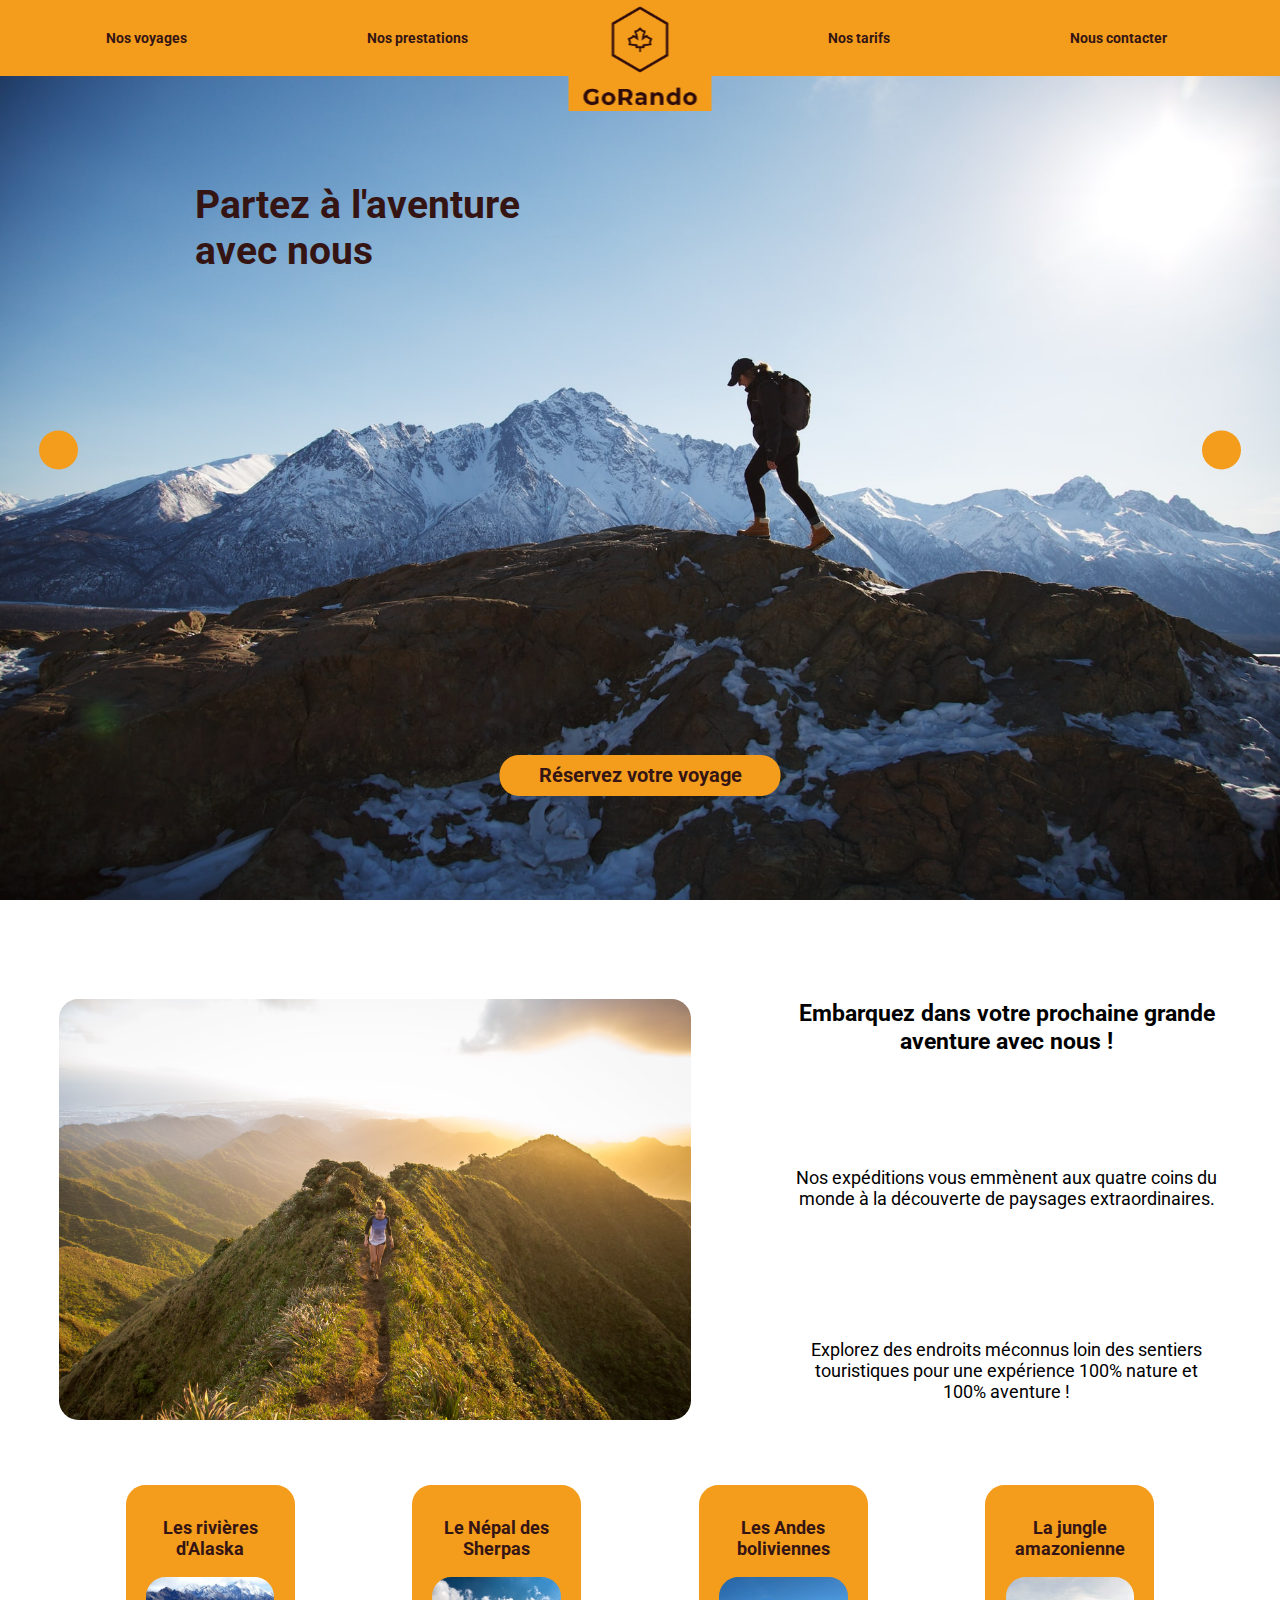
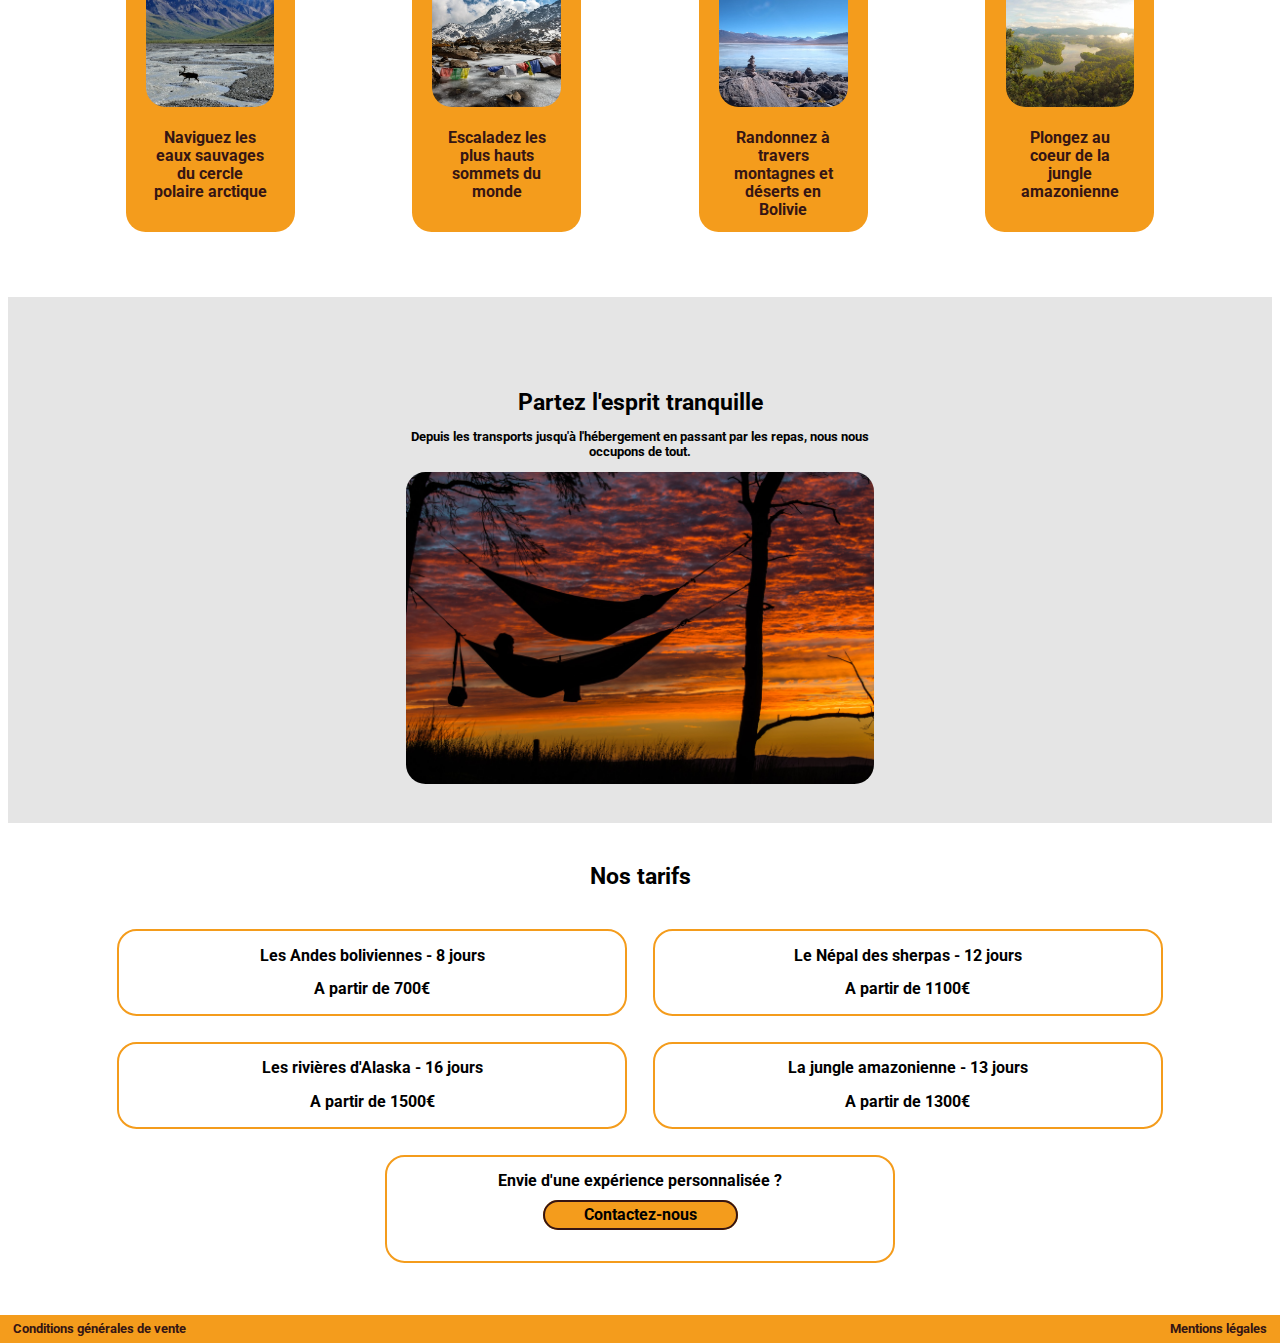
<file: index.html>
<!DOCTYPE html>
<html lang="fr" id="body">
	<head>
		<meta charset="UTF-8" />
		<meta http-equiv="X-UA-Compatible" content="IE=edge" />
		<meta name="viewport" content="width=device-width, initial-scale=1.0" />
		<title>GoRando</title>
		<link rel="preconnect" href="https://fonts.googleapis.com" />
		<link rel="preconnect" href="https://fonts.gstatic.com" crossorigin />
		<link
			href="https://fonts.googleapis.com/css2?family=Roboto:wght@400;700;900&display=swap"
			rel="stylesheet"
		/>
		<link
			rel="stylesheet"
			href="https://cdnjs.cloudflare.com/ajax/libs/font-awesome/6.0.0-beta2/css/all.min.css"
			integrity="sha512-YWzhKL2whUzgiheMoBFwW8CKV4qpHQAEuvilg9FAn5VJUDwKZZxkJNuGM4XkWuk94WCrrwslk8yWNGmY1EduTA=="
			crossorigin="anonymous"
			referrerpolicy="no-referrer"
		/>
		<link rel="stylesheet" href="style.css" />
		<meta
			name="description"
			content="Agence de voyage proposant des randonnées dans le monde entier"
		/>
	</head>
	<body>
		<header>
			<div class="carousel-container owl-carousel owl-theme">
				<div class="item">
					<img
						src="./Assets/images/mariah-krafft-g87PtqNlqOE-unsplash.jpg"
						class="hero-background carousel-element"
						alt="Photo d'une randonneuse au sommet d'une montagne"
					/>
				</div>
				<div style="display: none" class="item">
					<img
						class="hero-background carousel-element"
						src="./Assets/images/nathan-dumlao-pLoMDKtl-JY-unsplash.jpg"
						alt="Photo d'une randonneuse au sommet d'une montagne"
					/>
				</div>
				<div style="display: none" class="item">
					<img
						class="hero-background carousel-element"
						src="./Assets/images/steve-carter-Ixp4YhCKZkI-unsplash.jpg"
						alt="Photo d'une randonneuse au sommet d'une montagne"
					/>
				</div>
				<div style="display: none" class="item">
					<img
						class="hero-background carousel-element"
						src="./Assets/images/toomas-tartes-Yizrl9N_eDA-unsplash.jpg"
						alt="Photo d'une randonneuse au sommet d'une montagne"
					/>
				</div>
				<i class="fas fa-chevron-left prev chevron"></i>
				<i class="fas fa-chevron-right next chevron"></i>
			</div>
			<nav class="desktop-nav">
				<ul>
					<li class="nav-link">
						<a href="#trip-section">Nos voyages</a>
					</li>
					<li class="nav-link">
						<a href="#service-section"> Nos prestations</a>
					</li>
					<li>
						<a href="#body"
							><img
								class="logo-brand"
								src="./Assets/logos/logo_transparent.png"
								alt="Logo de l'agence GoRando"
							/>
						</a>
					</li>
					<li class="nav-link">
						<a href="#price-section"> Nos tarifs</a>
					</li>
					<li class="nav-link">
						<a href="contact.html"> Nous contacter</a>
					</li>
				</ul>
			</nav>

			<div class="header-mobile">
				<i class="fas fa-bars mobile-hamburger"></i>
				<a href="#body"
					><img
						class="logo-brand-mobile"
						src="./Assets/logos/logo_transparent.png"
						alt="Logo de l'agence GoRando"
					/>
				</a>
			</div>

			<nav class="mobile-nav">
				<a href="#body"
					><img
						class="logo-brand-mobile-nav"
						src="./Assets/logos/logo_transparent.png"
						alt="Logo de l'agence GoRando"
					/>
				</a>

				<i class="fas fa-times mobile-cross"></i>
				<ul>
					<li>
						<a href="#trip-section" class="mobile-nav-links">Nos voyages</a>
					</li>
					<li>
						<a href="#service-section" class="mobile-nav-links"
							>Nos prestations</a
						>
					</li>
					<li>
						<a href="#price-section" class="mobile-nav-links">Nos tarifs</a>
					</li>
					<li>
						<a href="contact.html" class="mobile-nav-links">Nous contacter</a>
					</li>
				</ul>
			</nav>
			<h1>Partez à l'aventure avec nous</h1>
			<a class="cta-button" href="#trip-section">Réservez votre voyage</a>
			<i class="picto-chevron fas fa-angle-down"></i>
		</header>
		<main>
			<section class="trip-section" id="trip-section">
				<div class="trip-calling">
					<img
						class="trip-calling-img"
						src="./Assets/images/kalen-emsley-7bwQXzbF6KE-unsplash.jpg"
						alt="Photo d'une randonneuse"
					/>
					<div>
						<h2 class="section-title">
							Embarquez dans votre prochaine grande aventure avec nous !
						</h2>
						<p>
							Nos expéditions vous emmènent aux quatre coins du monde à la
							découverte de paysages extraordinaires.
						</p>
						<p>
							Explorez des endroits méconnus loin des sentiers touristiques pour
							une expérience 100% nature et 100% aventure !
						</p>
					</div>
				</div>
				<div>
					<div class="trip-card-container">
						<div class="trip-card">
							<h3 class="trip-card-title">Les rivières d'Alaska</h3>
							<img
								src="./Assets/images/joris-beugels-6LiU9qyFOfQ-unsplash.jpg"
								alt="Photo des rivières d'Alaska"
								class="trip-card-img"
							/>
							<p class="trip-card-text">
								Naviguez les eaux sauvages du cercle polaire arctique
							</p>
						</div>
						<div class="trip-card">
							<h3 class="trip-card-title">Le Népal des Sherpas</h3>
							<img
								src="./Assets/images/sergey-pesterev-dstd4DoLQ90-unsplash.jpg"
								alt="Photo de montagnes au Népal"
								class="trip-card-img"
							/>
							<p class="trip-card-text">
								Escaladez les plus hauts sommets du monde
							</p>
						</div>
						<div class="trip-card">
							<h3 class="trip-card-title">Les Andes boliviennes</h3>
							<img
								src="./Assets/images/clement-delord-TntEGzjnSpQ-unsplash.jpg"
								alt="Photo de la cordillère des Andes"
								class="trip-card-img"
							/>
							<p class="trip-card-text">
								Randonnez à travers montagnes et déserts en Bolivie
							</p>
						</div>
						<div class="trip-card">
							<h3 class="trip-card-title">La jungle amazonienne</h3>
							<img
								src="./Assets/images/eutah-mizushima-OWwK_0_EnxY-unsplash.jpg"
								alt="Photo aérienne de l'Amazonie"
								class="trip-card-img"
							/>
							<p class="trip-card-text">
								Plongez au coeur de la jungle amazonienne
							</p>
						</div>
					</div>
				</div>
			</section>
			<section class="service-section" id="service-section">
				<h2 class="section-title">Partez l'esprit tranquille</h2>
				<p class="service-text">
					Depuis les transports jusqu'à l'hébergement en passant par les repas,
					nous nous occupons de tout.
				</p>
				<img
					src="./Assets/images/chris-thompson-mi7W_V4slxg-unsplash.jpg"
					alt="Photo d'un voyageur dormant dans un hamac"
				/>
			</section>
			<section class="price-section" id="price-section">
				<h2 class="section-title">Nos tarifs</h2>
				<div class="price-card">
					<p class="price-text">Les Andes boliviennes - 8 jours</p>
					<p class="price-text">A partir de 700€</p>
				</div>
				<div class="price-card">
					<p class="price-text">Le Népal des sherpas - 12 jours</p>
					<p class="price-text">A partir de 1100€</p>
				</div>
				<div class="price-card">
					<p class="price-text">Les rivières d'Alaska - 16 jours</p>
					<p class="price-text">A partir de 1500€</p>
				</div>
				<div class="price-card">
					<p class="price-text">La jungle amazonienne - 13 jours</p>
					<p class="price-text">A partir de 1300€</p>
				</div>
				<div class="price-personnal price-card">
					<p class="price-text">Envie d'une expérience personnalisée ?</p>
					<a href="contact.html" class="cta-price">Contactez-nous</a>
				</div>
			</section>
		</main>
		<footer>
			<a href="#" class="footer-links">Conditions générales de vente</a
			><a href="#" class="footer-links">Mentions légales</a>
		</footer>
		<script src="script.js"></script>
	</body>
</html>
</file>
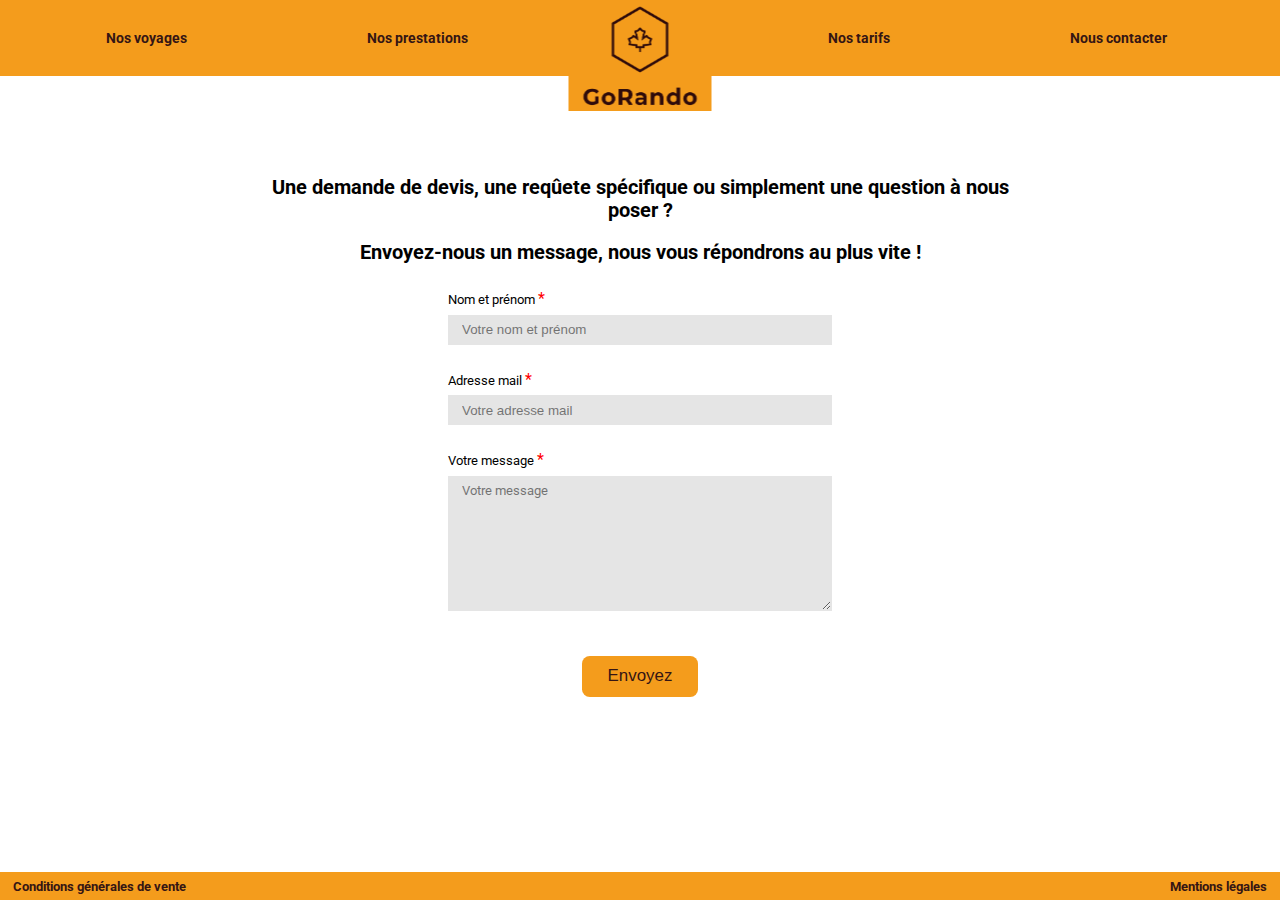
<file: contact.html>
<!DOCTYPE html>
<html lang="en">
	<head>
		<meta charset="UTF-8" />
		<meta http-equiv="X-UA-Compatible" content="IE=edge" />
		<meta name="viewport" content="width=device-width, initial-scale=1.0" />
		<title>GoRando - Nous contacter</title>
		<link rel="preconnect" href="https://fonts.googleapis.com" />
		<link rel="preconnect" href="https://fonts.gstatic.com" crossorigin />
		<link
			href="https://fonts.googleapis.com/css2?family=Roboto:wght@400;700;900&display=swap"
			rel="stylesheet"
		/>
		<link
			rel="stylesheet"
			href="https://cdnjs.cloudflare.com/ajax/libs/font-awesome/6.0.0-beta2/css/all.min.css"
			integrity="sha512-YWzhKL2whUzgiheMoBFwW8CKV4qpHQAEuvilg9FAn5VJUDwKZZxkJNuGM4XkWuk94WCrrwslk8yWNGmY1EduTA=="
			crossorigin="anonymous"
			referrerpolicy="no-referrer"
		/>
		<link rel="stylesheet" href="style.css" />
		<meta
			name="description"
			content="Agence de voyage proposant des randonnées dans le monde entier"
		/>
	</head>
	<body>
		<nav class="desktop-nav">
			<ul>
				<li class="nav-link">
					<a href="index.html#trip-section">Nos voyages</a>
				</li>
				<li class="nav-link">
					<a href="index.html#service-section"> Nos prestations</a>
				</li>
				<li>
					<a href="index.html"
						><img
							class="logo-brand"
							src="./Assets/logos/logo_transparent.png"
							alt="Logo de l'agence GoRando"
						/>
					</a>
				</li>
				<li class="nav-link">
					<a href="index.html#price-section"> Nos tarifs</a>
				</li>
				<li class="nav-link">
					<a href="#"> Nous contacter</a>
				</li>
			</ul>
		</nav>

		<div class="header-mobile">
			<i class="fas fa-bars mobile-hamburger"></i>
			<a href="index.html#body"
				><img
					class="logo-brand-mobile"
					src="./Assets/logos/logo_transparent.png"
					alt="Logo de l'agence GoRando"
				/>
			</a>
		</div>

		<nav class="mobile-nav">
			<a href="index.html#body"
				><img
					class="logo-brand-mobile-nav"
					src="./Assets/logos/logo_transparent.png"
					alt="Logo de l'agence GoRando"
				/>
			</a>

			<i class="fas fa-times mobile-cross"></i>
			<ul>
				<li>
					<a href="index.html#trip-section" class="mobile-nav-links"
						>Nos voyages</a
					>
				</li>
				<li>
					<a href="index.html#service-section" class="mobile-nav-links"
						>Nos prestations</a
					>
				</li>
				<li>
					<a href="index.html#price-section" class="mobile-nav-links"
						>Nos tarifs</a
					>
				</li>
				<li>
					<a href="#" class="mobile-nav-links">Nous contacter</a>
				</li>
			</ul>
		</nav>
		<main>
			<section class="contact-section">
				<p class="contact-text">
					Une demande de devis, une reqûete spécifique ou simplement une
					question à nous poser ?
				</p>
				<p class="contact-text">
					Envoyez-nous un message, nous vous répondrons au plus vite !
				</p>
				<form action="">
					<div class="form-input">
						<label for="name"
							>Nom et prénom <span class="red-star">&#42;</span></label
						>
						<input
							type="text"
							name="name"
							id="name"
							placeholder="Votre nom et prénom"
							required
						/>
					</div>
					<div class="form-input">
						<label for="email"
							>Adresse mail <span class="red-star">&#42;</span></label
						>
						<input
							type="email"
							name="email"
							id="email"
							placeholder="Votre adresse mail"
							required
						/>
					</div>
					<div class="form-input">
						<label for="message"
							>Votre message <span class="red-star">&#42;</span></label
						>
						<textarea
							name="message"
							id="message"
							placeholder="Votre message"
							rows="8"
							required
						></textarea>
					</div>
					<button type="button" class="button-form">Envoyez</button>
				</form>
			</section>
		</main>
		<footer class="footer-contact">
			<a href="#" class="footer-links">Conditions générales de vente</a
			><a href="#" class="footer-links">Mentions légales</a>
		</footer>
		<script src="script.js"></script>
	</body>
</html>
</file>
<file: style.css>
:root {
	margin: 0;
	padding: 0;
	font-family: "Roboto";
	--primary-color: #f49c1c;
	--secondary-color: #351514;
	--border-radius: 1.5rem;
	--h2-font-size: 1.8rem;
	scroll-behavior: smooth;
}

@media screen and (min-width: 1023px) and (max-width: 1439px) {
	:root {
		font-size: 13px;
	}
}

@media screen and (max-width: 600px) {
	:root {
		font-size: 12px;
	}
}

a {
	text-decoration: none;
	color: inherit;
}

/* 
Header / Hero background
*/

header {
	width: 100%;
	height: 100vh;
}

.hero-background {
	position: absolute;
	top: 0;
	left: 0;
	width: 100%;
	height: 100%;
	z-index: -5;
	object-fit: cover;
}

.carousel-container {
	position: absolute;
	top: 0;
	left: 0;
	width: 100%;
	height: 100%;
}

.desktop-nav {
	position: fixed;
	top: 0;
	left: 0;
	width: 100%;
	color: var(--secondary-color);
	background: var(--primary-color);
	font-weight: 700;
	font-size: 1.1rem;
	padding: 1.2rem;
	z-index: 5;
}

.mobile-nav {
	display: none;
}

.mobile-hamburger {
	display: none;
}

.header-mobile {
	display: none;
}
.desktop-nav ul {
	list-style-type: none;
	display: flex;
	justify-content: space-around;
}

.nav-link {
	position: relative;
	right: 3rem;
	cursor: pointer;
}

.logo-brand {
	width: 11rem;
	height: 8.5rem;
	object-fit: cover;
	position: fixed;
	top: 0;
	left: 50%;
	transform: translateX(-50%);
	cursor: pointer;
	background-color: var(--primary-color);
}

.cta-button {
	color: var(--secondary-color);
	background-color: var(--primary-color);
	padding: 0.7rem 3rem;
	position: absolute;
	bottom: 8rem;
	left: 50%;
	transform: translateX(-50%);
	border-radius: 1.5rem;
	font-size: 1.5rem;
	font-weight: 700;
}

.cta-button:hover {
	background-color: #fff;
	color: var(--primary-color);
	border: solid 0.1rem var(--primary-color);
	transition: 0.2s;
}

.picto-chevron {
	font-size: 4rem;
	position: absolute;
	bottom: 3rem;
	left: 50%;
	transform: translateX(-50%);
	color: var(--primary-color);
	animation: upAndDown infinite 1.5s ease-in-out;
}

h1 {
	position: absolute;
	left: 15rem;
	top: 12rem;
	font-size: 3rem;
	color: var(--secondary-color);
	width: 30rem;
}

/* 
Carousel
*/

.chevron {
	color: var(--secondary-color);
	background-color: var(--primary-color);
	font-size: 2rem;
	padding: 0.5rem;
	border-radius: 50%;
	width: 2rem;
	height: 2rem;
	text-align: center;
	cursor: pointer;
}

.prev {
	position: absolute;
	top: 50%;
	transform: translateY(-50%);
	left: 3rem;
}

.next {
	position: absolute;
	top: 50%;
	transform: translateY(-50%);
	right: 3rem;
}

@media screen and (max-width: 1000px) {
	.desktop-nav {
		display: none;
	}

	h1 {
		left: 2rem;
		top: 10rem;
		width: 25rem;
	}

	.cta-button {
		width: 20rem;
		text-align: center;
	}

	.mobile-nav {
		display: none;
		width: 100%;
		height: 100%;
		position: fixed;
		top: 0;
		left: 0;
		z-index: 5;
		background-color: var(--primary-color);
		color: var(--secondary-color);
		animation: bringDown 0.5s forwards ease-out;
	}

	.mobile-nav ul {
		list-style-type: none;
		position: absolute;
		top: 8rem;
		left: 50%;
		transform: translateX(-50%);
		padding: 0;
		font-size: 2rem;
		font-weight: 700;
	}

	.mobile-nav > ul > li {
		margin-top: 3rem;
	}

	.logo-brand-mobile-nav {
		position: absolute;
		left: 0;
		top: 2rem;
		width: 10rem;
	}

	.mobile-cross {
		position: absolute;
		right: 4rem;
		top: 3rem;
		font-size: 4rem;
		color: var(--secondary-color);
	}

	.header-mobile {
		display: flex;
		justify-content: space-between;
		position: fixed;
		top: 0;
		left: 0;
		width: 100%;
		height: 6rem;
		background-color: var(--primary-color);
		z-index: 2;
	}

	.logo-brand-mobile {
		width: 7rem;
		position: absolute;
		top: 0.5rem;
		right: 1rem;
	}

	.mobile-hamburger {
		display: inline-block;
		position: absolute;
		top: 1.5rem;
		left: 2rem;
		font-size: 3rem;
		color: var(--secondary-color);
	}
}

/*
Section Voyages
 */

.trip-section {
	padding: 7rem 0 0 0;
}

.trip-calling-img {
	width: 50%;
	object-fit: contain;
	border-radius: var(--border-radius);
}

.trip-calling {
	display: flex;
	justify-content: space-around;
}

.trip-calling > div {
	display: flex;
	flex-flow: column;
	width: 34%;
	text-align: center;
	justify-content: space-between;
}

.section-title {
	margin: 0;
	font-weight: 700;
	font-size: var(--h2-font-size);
}

.trip-calling > div > p {
	font-size: 1.4rem;
}

@media screen and (max-width: 600px) {
	.trip-calling {
		display: flex;
		flex-flow: column;
		text-align: center;
	}

	.trip-calling > div {
		margin: 0 auto;
		width: 80%;
	}

	.trip-calling-img {
		width: 80%;
		margin: 0 auto;
		order: 2;
	}
}

/* 
Cartes voyages
 */

.trip-card-container {
	display: grid;
	grid-template-columns: repeat(1fr, 4);
	margin: auto;
	width: auto;
	justify-content: space-evenly;
	margin: 5rem 0;
}

.trip-card {
	background-color: var(--primary-color);
	color: var(--secondary-color);
	width: 15rem;
	border-radius: var(--border-radius);
	text-align: center;
	grid-row: 1;
	padding: 1rem;
	cursor: pointer;
	transition: all 0.3s;
}

.trip-card img {
	width: 90%;
	height: 10rem;
	object-fit: cover;
	border-radius: var(--border-radius);
}

.trip-card-title {
	font-size: 1.4rem;
	font-weight: 700;
}

.trip-card-text {
	width: 80%;
	margin: 1.5rem auto 0 auto;
	font-size: 1.2rem;
	font-weight: 700;
}

@media screen and (min-width: 1023px) and (max-width: 1439px) {
	.trip-card {
		width: 11rem;
	}
}

@media screen and (max-width: 600px) {
	.trip-card-container {
		display: flex;
		flex-flow: column;
		margin: 2rem auto;
	}

	.trip-card {
		margin: 2.5rem auto;
		width: 80%;
	}
}

/* 
Services section
*/

.service-section {
	background-color: #e5e5e5;
	display: flex;
	flex-flow: column;
	justify-content: center;
	align-items: center;
	padding-top: 6rem;
}

.service-section h2 {
	margin-top: 1rem;
}

.service-section img {
	width: 37%;
	border-radius: var(--border-radius);
	margin-bottom: 3rem;
}

.service-text {
	font-weight: 700;
	width: 37%;
	text-align: center;
}

@media screen and (max-width: 600px) {
	.section-title {
		font-size: 1.8rem;
	}

	.service-section img {
		width: 100%;
		margin-bottom: 1rem;
	}

	.service-text {
		width: 95%;
		font-size: 1.2rem;
	}
}

/* 
Price section
*/

.price-section {
	display: flex;
	flex-flow: row wrap;
	font-weight: 700;
	margin: 3rem auto;
	justify-content: center;
}

.price-section h2 {
	width: 100%;
	margin: 0 auto 2rem auto;
	text-align: center;
}

.price-card {
	width: 40%;
	border: solid 0.2rem var(--primary-color);
	border-radius: var(--border-radius);
	text-align: center;
	cursor: pointer;
	margin: 1rem;
	font-size: 1.2rem;
}

.price-personnal {
	height: 8rem;
}

.cta-price {
	background-color: var(--primary-color);
	padding: 0.3rem 3rem;
	border-radius: var(--border-radius);
	border: solid 0.2rem var(--secondary-color);
	margin: 1.5rem auto;
}

.cta-price:hover {
	background-color: #fff;
	color: var(--secondary-color);
	border: solid 0.2rem var(--secondary-color);
	transition: 0.2s;
}

@media screen and (max-width: 600px) {
	.price-section {
		display: flex;
		flex-flow: column;
		width: 95%;
		margin: 2rem auto;
	}

	.price-card {
		width: 90%;
	}
}

/* 
Footer
*/

footer {
	background-color: var(--primary-color);
	color: var(--secondary-color);
	display: flex;
	justify-content: space-between;
	font-weight: 700;
	width: 100%;
	position: absolute;
	left: 0;
}

.footer-links {
	padding: 0.5rem 1rem;
}

/* 
Classes d'Animations
 */

.logo-small {
	width: 7rem;
	height: 5rem;
	transition: all 0.3s;
}

.logo-normal {
	width: 11rem;
	height: 8.5rem;
	transition: all 0.3s;
}

.scale-up {
	transform: scale(1.2);
	transform-origin: top;
	transition: all 0.5s;
}

@keyframes upAndDown {
	0% {
		transform: translate(-50%, 0);
	}

	50% {
		transform: translate(-50%, 0.5rem);
	}

	100% {
		transform: translate(-50%, 0);
	}
}

@keyframes bringDown {
	0% {
		transform: translateY(-100%);
	}

	100% {
		transform: translateY(0%);
	}
}
/* 
Page de contact
*/

.contact-section {
	position: absolute;
	top: 12rem;
	left: 50%;
	transform: translateX(-50%);
	text-align: center;
	width: 60%;
}

.contact-text {
	font-size: 1.5rem;
	font-weight: 700;
}

.form-input {
	display: flex;
	flex-flow: column;
	width: 50%;
	margin: 2rem auto;
}

.form-input input {
	background-color: #e5e5e5;
	border: solid 0.1rem #e5e5e5;
	padding: 0.5rem 1rem;
}

.form-input label {
	text-align: left;
	margin-bottom: 0.5rem;
}

.form-input input::placeholder {
	color: black;
	opacity: 0.5;
}

.form-input textarea {
	background-color: #e5e5e5;
	border: solid 0.1rem #e5e5e5;
	padding: 0.5rem 1rem;
}

.form-input textarea::placeholder {
	color: black;
	opacity: 0.5;
	text-decoration: none;
	font-family: "Roboto";
	font-size: 1rem;
}

.red-star {
	color: red;
	font-size: 1.2rem;
}

.button-form {
	background-color: var(--primary-color);
	color: var(--secondary-color);
	border: none;
	padding: 0.8rem 2rem;
	border-radius: 0.6rem;
	font-size: 1.3rem;
	margin-top: 1.5rem;
	cursor: pointer;
}

.button-form:hover {
	background-color: #fff;
	border: var(--primary-color) solid 0.1rem;
	transition: all 0.2s;
}

@media screen and (max-width: 600px) {
	.contact-section {
		position: absolute;
		top: 6rem;
		width: 80%;
	}

	.form-input {
		width: 80%;
	}

	.button-form {
		margin-top: 0.5rem;
	}
}

/* 
Footer contact
*/

.footer-contact {
	position: absolute;
	bottom: 0;
	left: 0;
}
</file>
